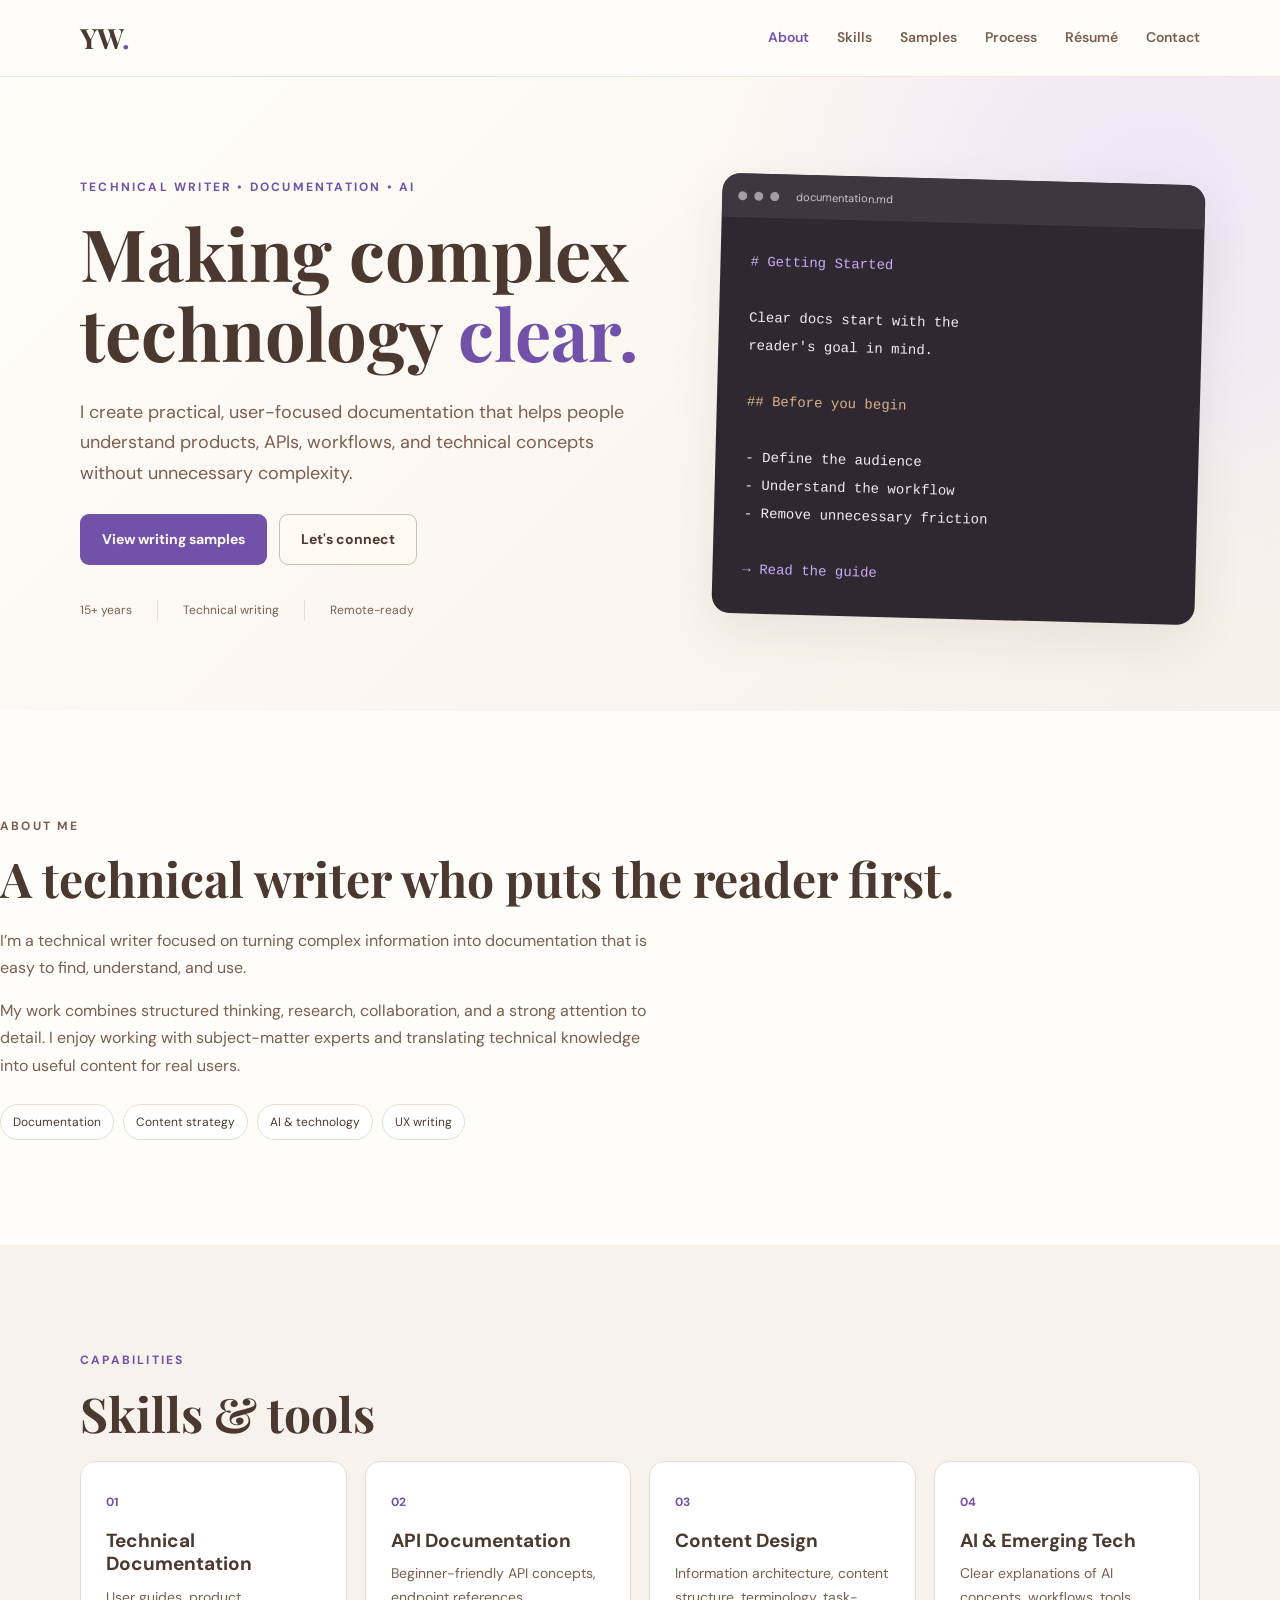
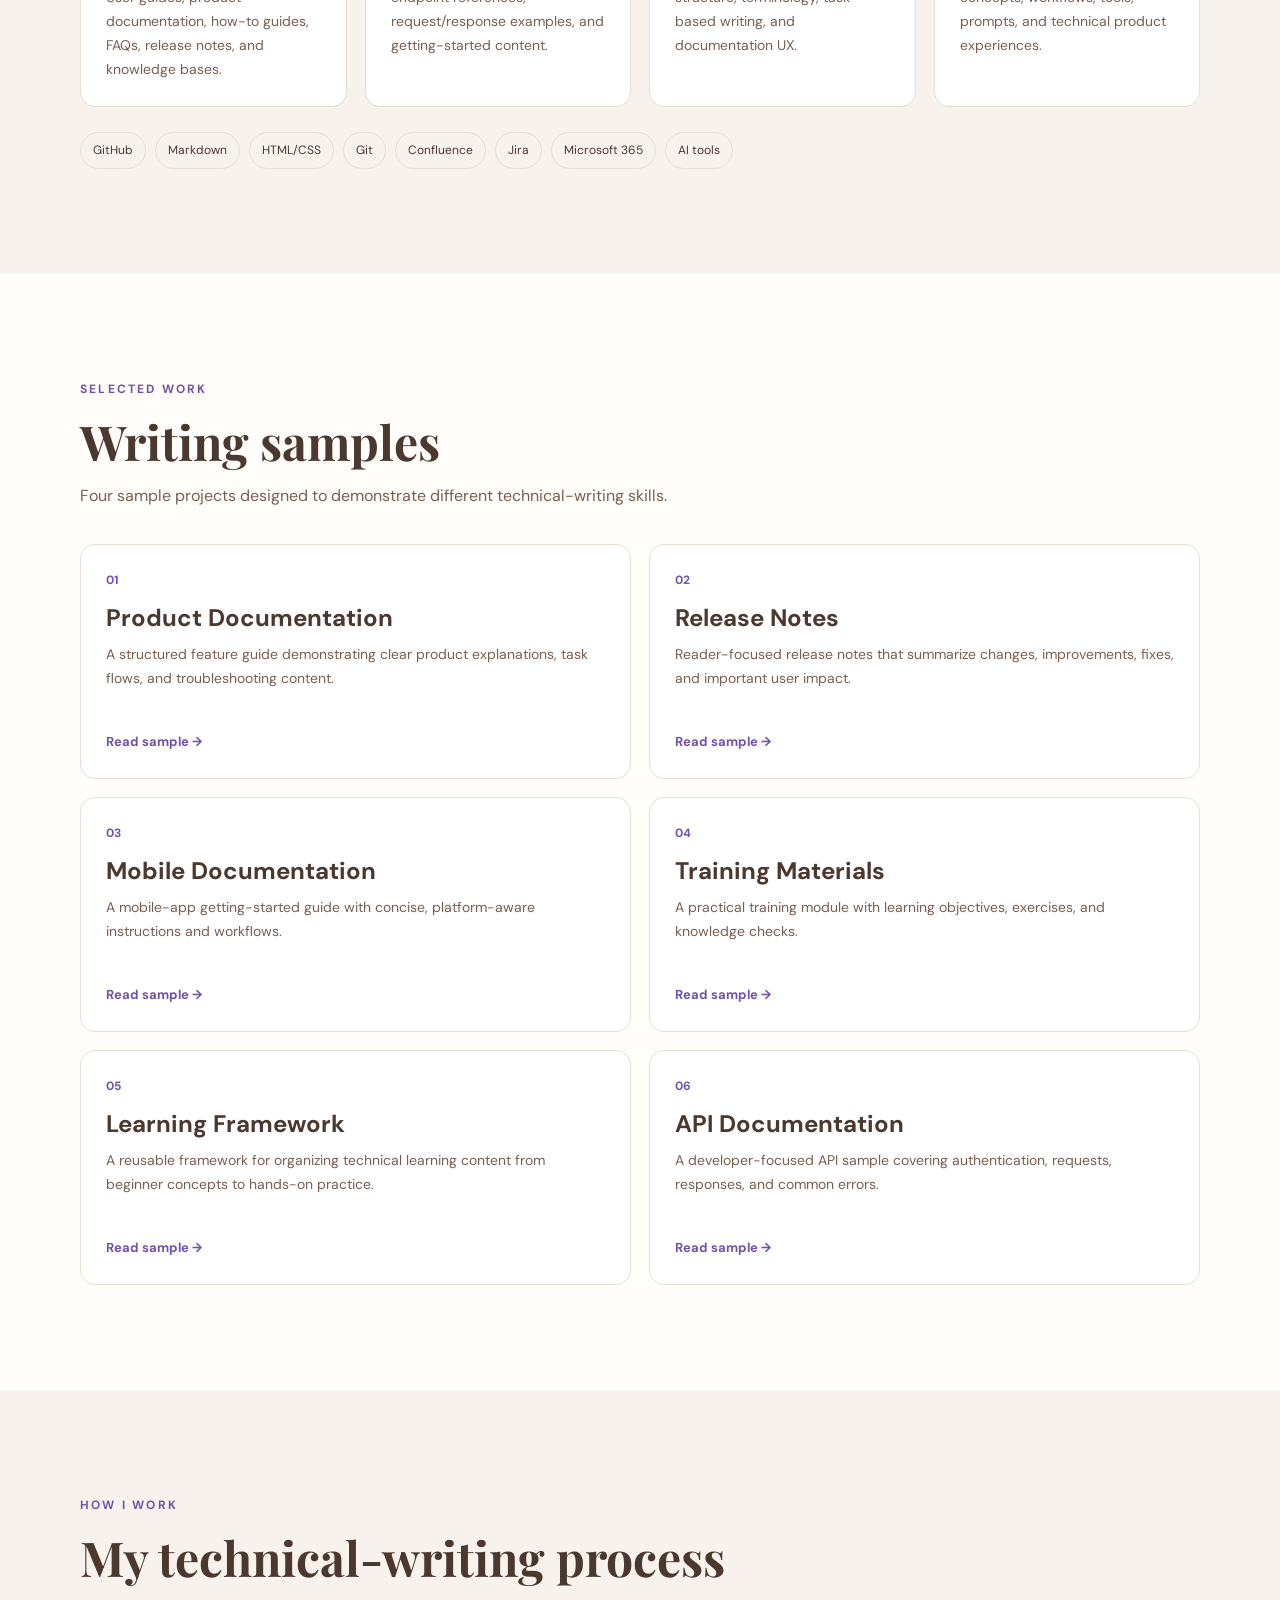
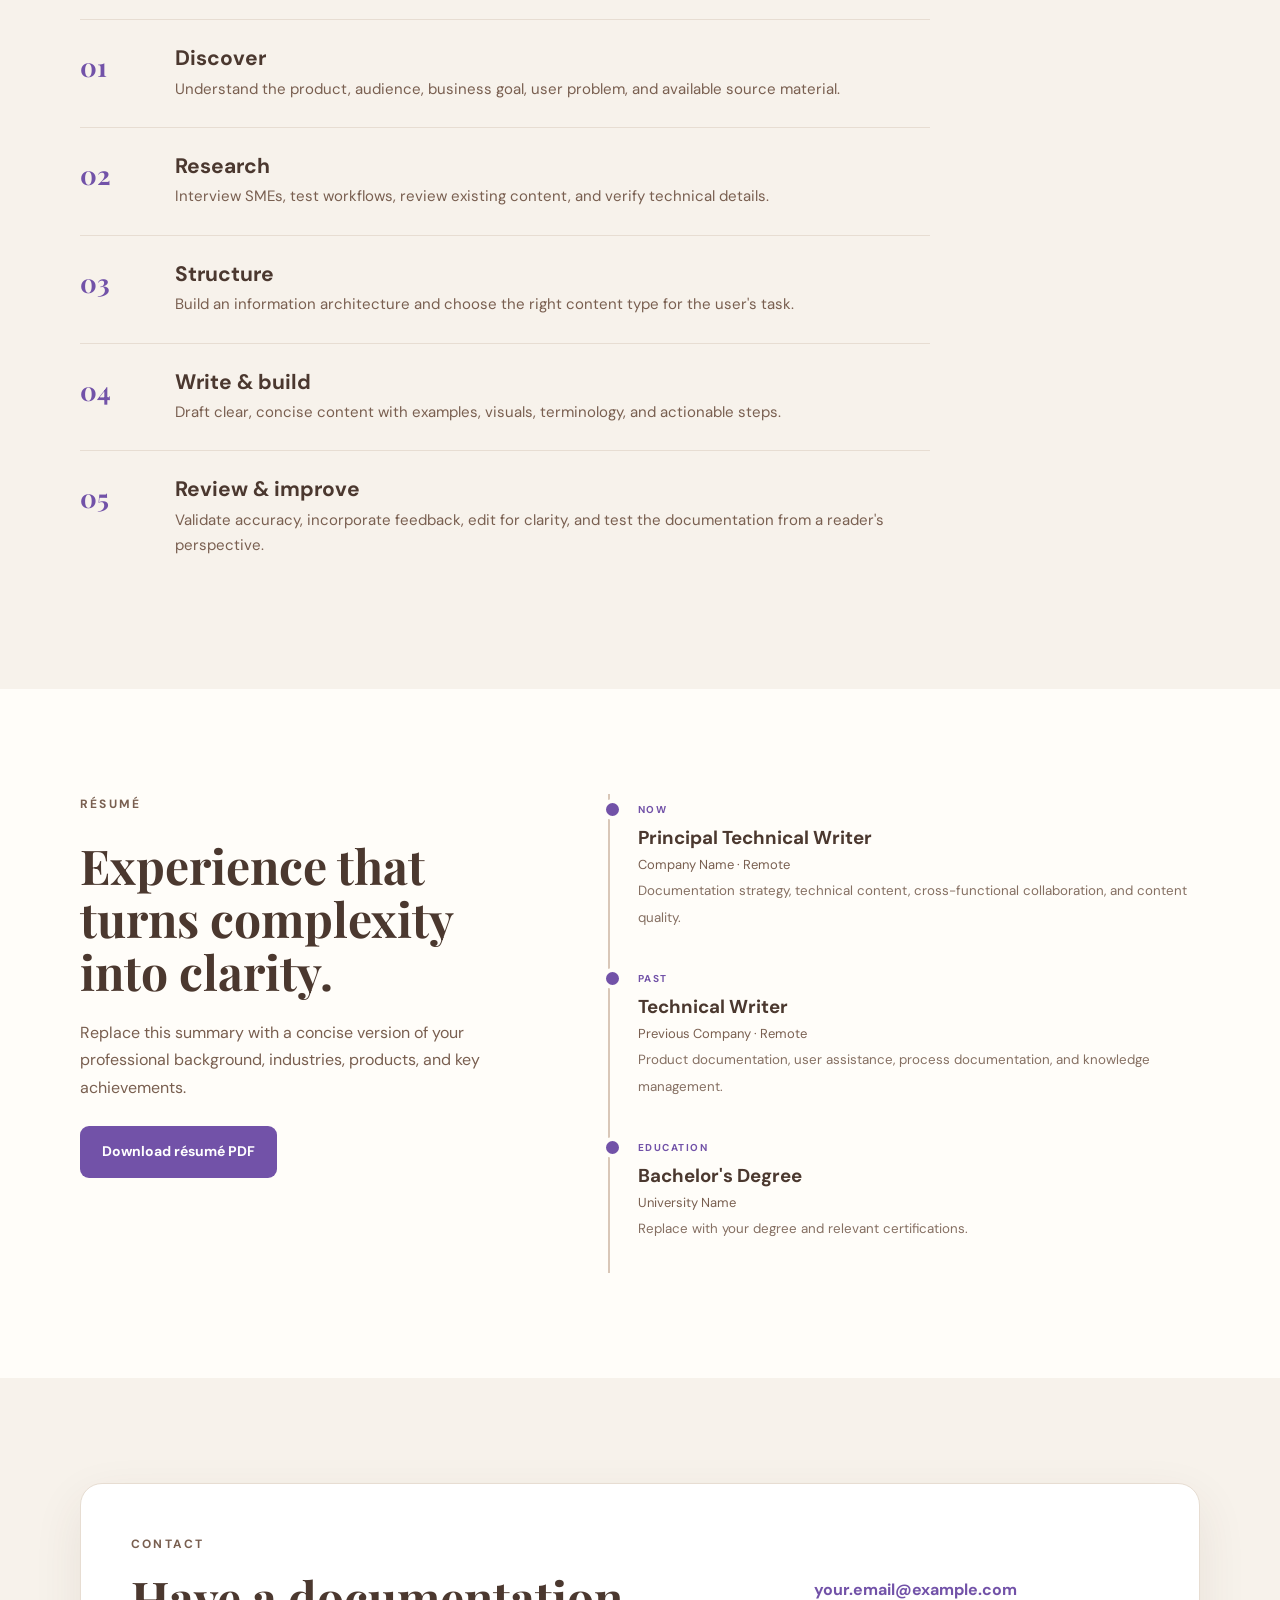
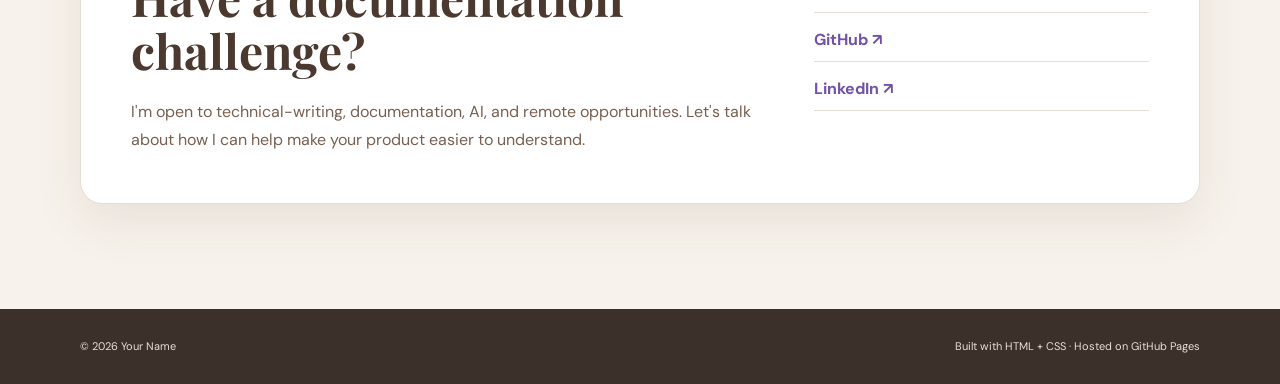
<file: index.html>
<!DOCTYPE html>
<html lang="en">
<head>
  <meta charset="UTF-8">
  <meta name="viewport" content="width=device-width, initial-scale=1.0">
  <meta name="description" content="Technical writing portfolio — clear, useful documentation for technical products and users.">
  <title>Your Name | Technical Writer Portfolio</title>
  <link rel="preconnect" href="https://fonts.googleapis.com">
  <link rel="preconnect" href="https://fonts.gstatic.com" crossorigin>
  <link href="https://fonts.googleapis.com/css2?family=DM+Sans:wght@400;500;600;700&family=Playfair+Display:wght@600;700&display=swap" rel="stylesheet">
  <link rel="stylesheet" href="styles.css">
</head>
<body>
<header class="site-header">
  <nav class="nav container">
    <a class="brand" href="#about">YW<span>.</span></a>
    <button class="menu-toggle" aria-label="Open navigation" aria-expanded="false">☰</button>
    <div class="nav-links">
      <a class="active" href="#about">About</a>
      <a href="#skills">Skills</a>
      <a href="#samples">Samples</a>
      <a href="#process">Process</a>
      <a href="#resume">Résumé</a>
      <a href="#contact">Contact</a>
    </div>
  </nav>
</header>

<main>
<section class="hero" id="home">
  <div class="container hero-grid">
    <div>
      <p class="eyebrow">TECHNICAL WRITER • DOCUMENTATION • AI</p>
      <h1>Making complex technology <em>clear.</em></h1>
      <p class="hero-copy">I create practical, user-focused documentation that helps people understand products, APIs, workflows, and technical concepts without unnecessary complexity.</p>
      <div class="hero-actions">
        <a class="btn primary" href="#samples">View writing samples</a>
        <a class="btn secondary" href="#contact">Let's connect</a>
      </div>
      <div class="mini-proof"><span>15+ years</span><span>Technical writing</span><span>Remote-ready</span></div>
    </div>
    <div class="hero-card">
      <div class="code-window">
        <div class="window-bar"><i></i><i></i><i></i><span>documentation.md</span></div>
        <pre><code><span class="purple"># Getting Started</span>

Clear docs start with the
reader's goal in mind.

<span class="brown">## Before you begin</span>

- Define the audience
- Understand the workflow
- Remove unnecessary friction

<span class="purple">→ Read the guide</span></code></pre>
      </div>
    </div>
  </div>
</section>

<section class="section about" id="about">
</div>
    <div>
      <p class="eyebrow">ABOUT ME</p>
      <h2>A technical writer who puts the reader first.</h2>
      <p>I’m a technical writer focused on turning complex information into documentation that is easy to find, understand, and use.</p>
      <p>My work combines structured thinking, research, collaboration, and a strong attention to detail. I enjoy working with subject-matter experts and translating technical knowledge into useful content for real users.</p>
      <div class="about-tags"><span>Documentation</span><span>Content strategy</span><span>AI & technology</span><span>UX writing</span></div>
    </div>
  </div>
</section>

<section class="section soft" id="skills">
  <div class="container">
    <p class="eyebrow">CAPABILITIES</p>
    <h2>Skills & tools</h2>
    <div class="skills-grid">
      <article class="skill-card"><span>01</span><h3>Technical Documentation</h3><p>User guides, product documentation, how-to guides, FAQs, release notes, and knowledge bases.</p></article>
      <article class="skill-card"><span>02</span><h3>API Documentation</h3><p>Beginner-friendly API concepts, endpoint references, request/response examples, and getting-started content.</p></article>
      <article class="skill-card"><span>03</span><h3>Content Design</h3><p>Information architecture, content structure, terminology, task-based writing, and documentation UX.</p></article>
      <article class="skill-card"><span>04</span><h3>AI & Emerging Tech</h3><p>Clear explanations of AI concepts, workflows, tools, prompts, and technical product experiences.</p></article>
    </div>
    <div class="tools">
      <span>GitHub</span><span>Markdown</span><span>HTML/CSS</span><span>Git</span><span>Confluence</span><span>Jira</span><span>Microsoft 365</span><span>AI tools</span>
    </div>
  </div>
</section>

<section class="section" id="samples">
  <div class="container">
    <p class="eyebrow">SELECTED WORK</p>
    <h2>Writing samples</h2>
    <p class="section-intro">Four sample projects designed to demonstrate different technical-writing skills.</p>
    <div class="samples-grid">
      <a class="sample-card" href="samples/product-documentation.html"><span class="sample-number">01</span><h3>Product Documentation</h3><p>A structured feature guide demonstrating clear product explanations, task flows, and troubleshooting content.</p><span class="read-more">Read sample →</span></a>
      <a class="sample-card" href="samples/release-notes.html"><span class="sample-number">02</span><h3>Release Notes</h3><p>Reader-focused release notes that summarize changes, improvements, fixes, and important user impact.</p><span class="read-more">Read sample →</span></a>
      <a class="sample-card" href="samples/mobile-documentation.html"><span class="sample-number">03</span><h3>Mobile Documentation</h3><p>A mobile-app getting-started guide with concise, platform-aware instructions and workflows.</p><span class="read-more">Read sample →</span></a>
      <a class="sample-card" href="samples/training-materials.html"><span class="sample-number">04</span><h3>Training Materials</h3><p>A practical training module with learning objectives, exercises, and knowledge checks.</p><span class="read-more">Read sample →</span></a>
      <a class="sample-card" href="samples/learning-framework.html"><span class="sample-number">05</span><h3>Learning Framework</h3><p>A reusable framework for organizing technical learning content from beginner concepts to hands-on practice.</p><span class="read-more">Read sample →</span></a>
      <a class="sample-card" href="samples/api-documentation.html"><span class="sample-number">06</span><h3>API Documentation</h3><p>A developer-focused API sample covering authentication, requests, responses, and common errors.</p><span class="read-more">Read sample →</span></a>
    </div>
  </div>
</section>

<section class="section process soft" id="process">
  <div class="container">
    <p class="eyebrow">HOW I WORK</p>
    <h2>My technical-writing process</h2>
    <div class="process-list">
      <div class="process-step"><b>01</b><div><h3>Discover</h3><p>Understand the product, audience, business goal, user problem, and available source material.</p></div></div>
      <div class="process-step"><b>02</b><div><h3>Research</h3><p>Interview SMEs, test workflows, review existing content, and verify technical details.</p></div></div>
      <div class="process-step"><b>03</b><div><h3>Structure</h3><p>Build an information architecture and choose the right content type for the user's task.</p></div></div>
      <div class="process-step"><b>04</b><div><h3>Write & build</h3><p>Draft clear, concise content with examples, visuals, terminology, and actionable steps.</p></div></div>
      <div class="process-step"><b>05</b><div><h3>Review & improve</h3><p>Validate accuracy, incorporate feedback, edit for clarity, and test the documentation from a reader's perspective.</p></div></div>
    </div>
  </div>
</section>

<section class="section resume" id="resume">
  <div class="container resume-grid">
    <div>
      <p class="eyebrow">RÉSUMÉ</p>
      <h2>Experience that turns complexity into clarity.</h2>
      <p>Replace this summary with a concise version of your professional background, industries, products, and key achievements.</p>
      <a class="btn primary" href="resume.pdf" download>Download résumé PDF</a>
    </div>
    <div class="timeline">
      <div><span>NOW</span><h3>Principal Technical Writer</h3><p>Company Name · Remote</p><small>Documentation strategy, technical content, cross-functional collaboration, and content quality.</small></div>
      <div><span>PAST</span><h3>Technical Writer</h3><p>Previous Company · Remote</p><small>Product documentation, user assistance, process documentation, and knowledge management.</small></div>
      <div><span>EDUCATION</span><h3>Bachelor's Degree</h3><p>University Name</p><small>Replace with your degree and relevant certifications.</small></div>
    </div>
  </div>
</section>

<section class="section contact soft" id="contact">
  <div class="container contact-box">
    <div>
      <p class="eyebrow">CONTACT</p>
      <h2>Have a documentation challenge?</h2>
      <p>I'm open to technical-writing, documentation, AI, and remote opportunities. Let's talk about how I can help make your product easier to understand.</p>
    </div>
    <div class="contact-links">
      <a href="mailto:your.email@example.com">your.email@example.com</a>
      <a href="https://github.com/yourusername" target="_blank" rel="noopener">GitHub ↗</a>
      <a href="https://www.linkedin.com/in/yourusername/" target="_blank" rel="noopener">LinkedIn ↗</a>
    </div>
  </div>
</section>
</main>

<footer><div class="container"><span>© 2026 Your Name</span><span>Built with HTML + CSS · Hosted on GitHub Pages</span></div></footer>
<script>
const toggle = document.querySelector('.menu-toggle');
const links = document.querySelector('.nav-links');
toggle.addEventListener('click', () => {
  const open = links.classList.toggle('open');
  toggle.setAttribute('aria-expanded', open);
});
document.querySelectorAll('.nav-links a').forEach(a => a.addEventListener('click', () => links.classList.remove('open')));
</script>
</body>
</html>
</file>
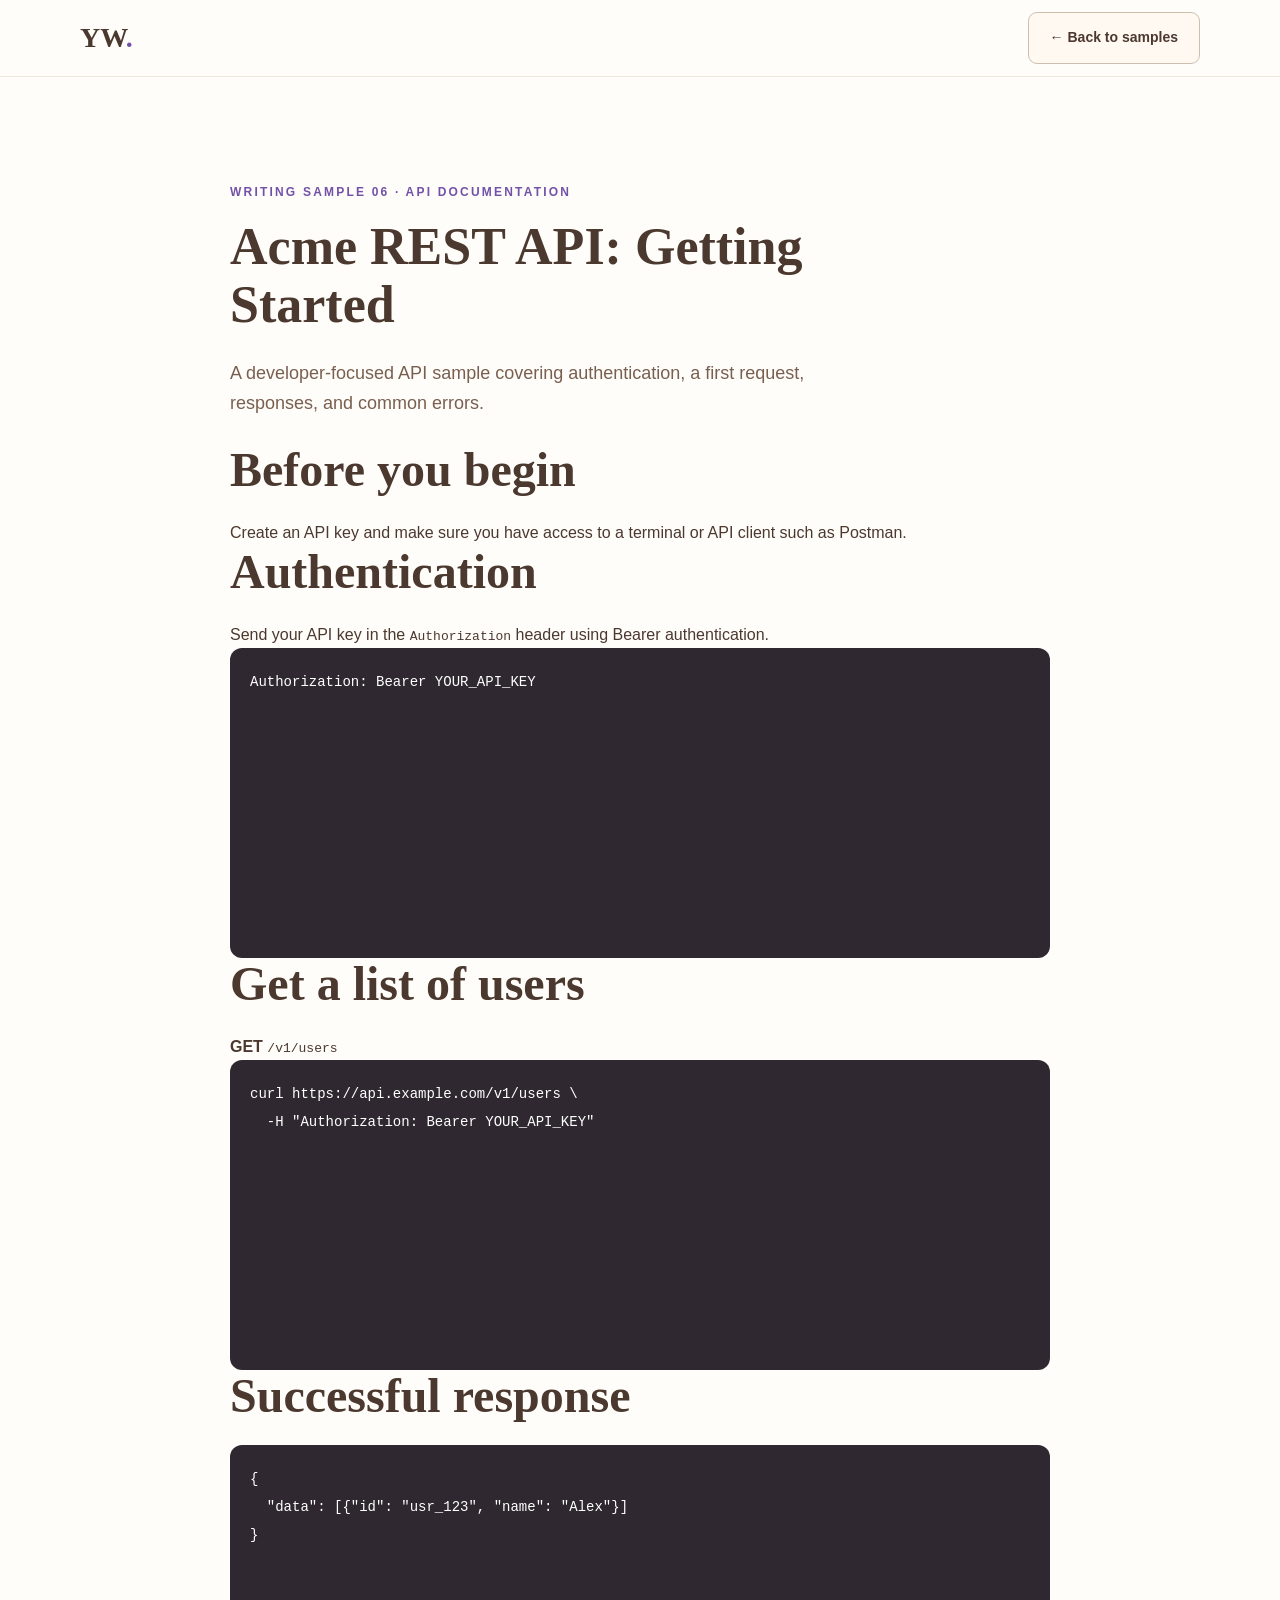
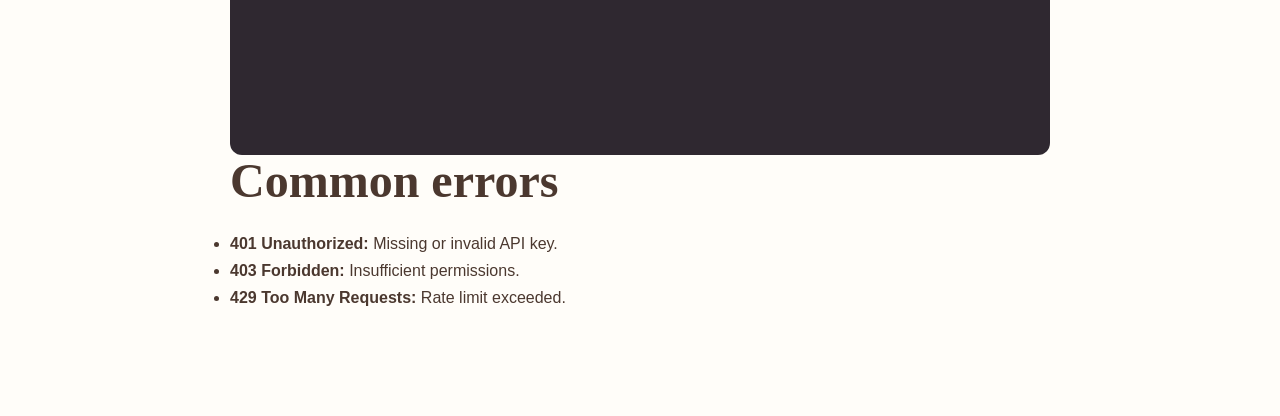
<file: samples/api-documentation.html>
<!DOCTYPE html><html lang="en"><head><meta charset="UTF-8"><meta name="viewport" content="width=device-width,initial-scale=1"><title>API Documentation | Portfolio</title><link rel="stylesheet" href="../styles.css"></head><body><header class="site-header"><nav class="nav container"><a class="brand" href="../index.html">YW<span>.</span></a><a class="btn secondary" href="../index.html#samples">← Back to samples</a></nav></header><main class="section"><div class="container" style="max-width:820px"><p class="eyebrow">WRITING SAMPLE 06 · API DOCUMENTATION</p><h1 style="font-size:52px">Acme REST API: Getting Started</h1><p class="hero-copy">A developer-focused API sample covering authentication, a first request, responses, and common errors.</p><h2>Before you begin</h2><p>Create an API key and make sure you have access to a terminal or API client such as Postman.</p><h2>Authentication</h2><p>Send your API key in the <code>Authorization</code> header using Bearer authentication.</p><pre style="background:#2f2830;color:#fff;border-radius:12px;padding:20px;overflow:auto">Authorization: Bearer YOUR_API_KEY</pre><h2>Get a list of users</h2><p><strong>GET</strong> <code>/v1/users</code></p><pre style="background:#2f2830;color:#fff;border-radius:12px;padding:20px;overflow:auto">curl https://api.example.com/v1/users \
  -H "Authorization: Bearer YOUR_API_KEY"</pre><h2>Successful response</h2><pre style="background:#2f2830;color:#fff;border-radius:12px;padding:20px;overflow:auto">{
  "data": [{"id": "usr_123", "name": "Alex"}]
}</pre><h2>Common errors</h2><ul><li><strong>401 Unauthorized:</strong> Missing or invalid API key.</li><li><strong>403 Forbidden:</strong> Insufficient permissions.</li><li><strong>429 Too Many Requests:</strong> Rate limit exceeded.</li></ul></div></main></body></html>
</file>
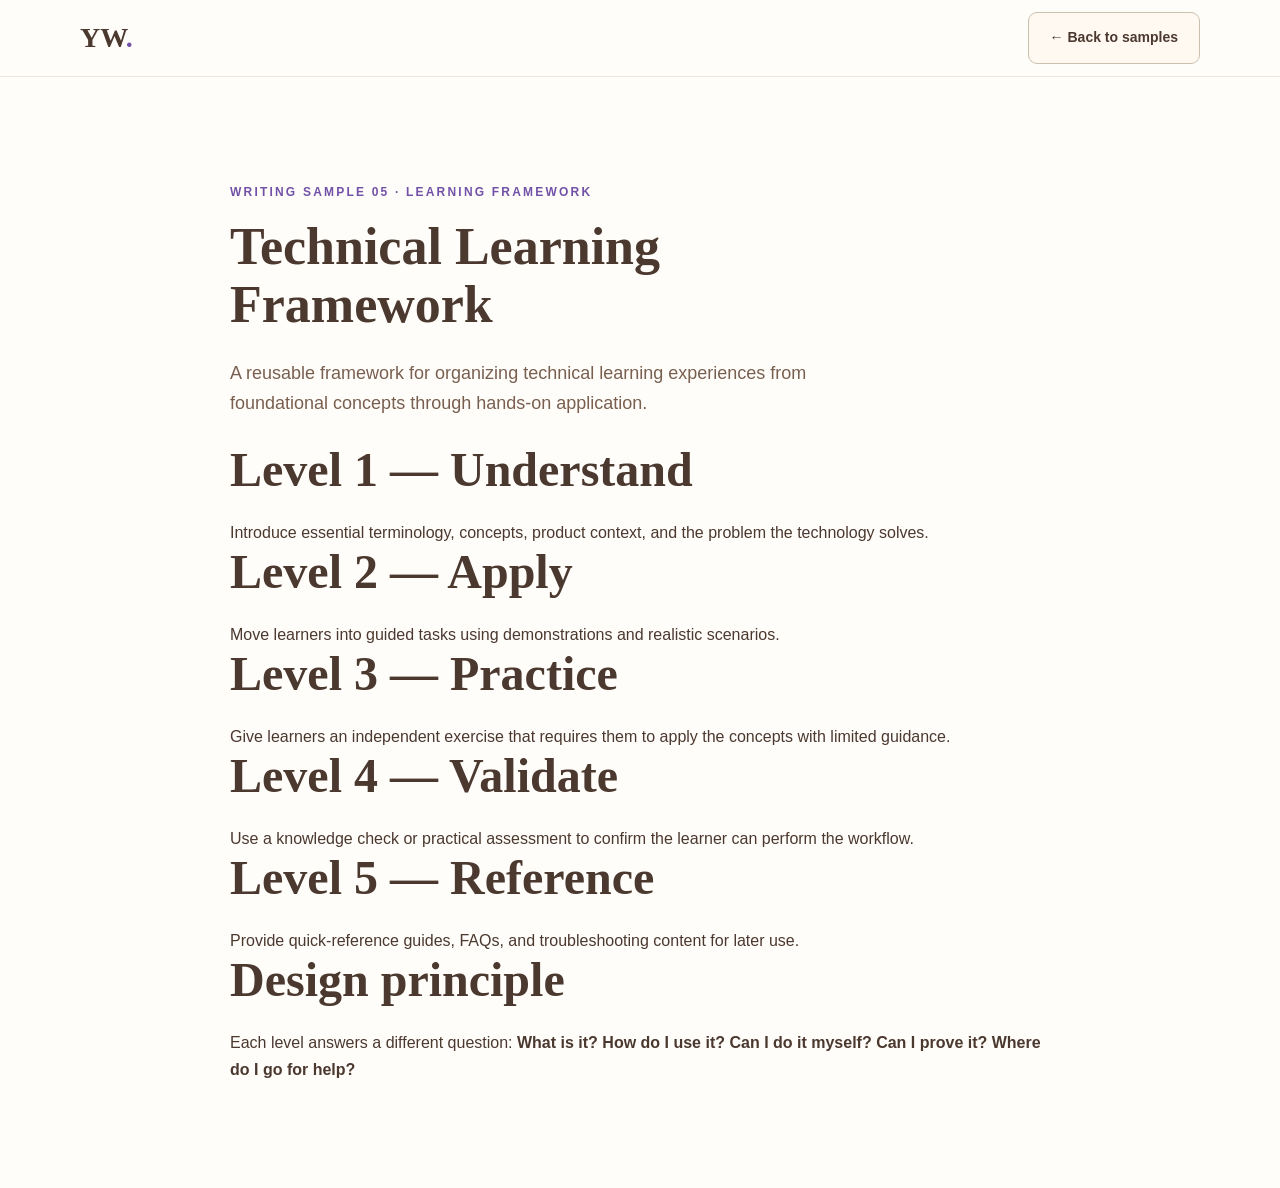
<file: samples/learning-framework.html>
<!DOCTYPE html><html lang="en"><head><meta charset="UTF-8"><meta name="viewport" content="width=device-width,initial-scale=1"><title>Learning Framework | Portfolio</title><link rel="stylesheet" href="../styles.css"></head><body><header class="site-header"><nav class="nav container"><a class="brand" href="../index.html">YW<span>.</span></a><a class="btn secondary" href="../index.html#samples">← Back to samples</a></nav></header><main class="section"><div class="container" style="max-width:820px"><p class="eyebrow">WRITING SAMPLE 05 · LEARNING FRAMEWORK</p><h1 style="font-size:52px">Technical Learning Framework</h1><p class="hero-copy">A reusable framework for organizing technical learning experiences from foundational concepts through hands-on application.</p><h2>Level 1 — Understand</h2><p>Introduce essential terminology, concepts, product context, and the problem the technology solves.</p><h2>Level 2 — Apply</h2><p>Move learners into guided tasks using demonstrations and realistic scenarios.</p><h2>Level 3 — Practice</h2><p>Give learners an independent exercise that requires them to apply the concepts with limited guidance.</p><h2>Level 4 — Validate</h2><p>Use a knowledge check or practical assessment to confirm the learner can perform the workflow.</p><h2>Level 5 — Reference</h2><p>Provide quick-reference guides, FAQs, and troubleshooting content for later use.</p><h2>Design principle</h2><p>Each level answers a different question: <strong>What is it?</strong> <strong>How do I use it?</strong> <strong>Can I do it myself?</strong> <strong>Can I prove it?</strong> <strong>Where do I go for help?</strong></p></div></main></body></html>
</file>
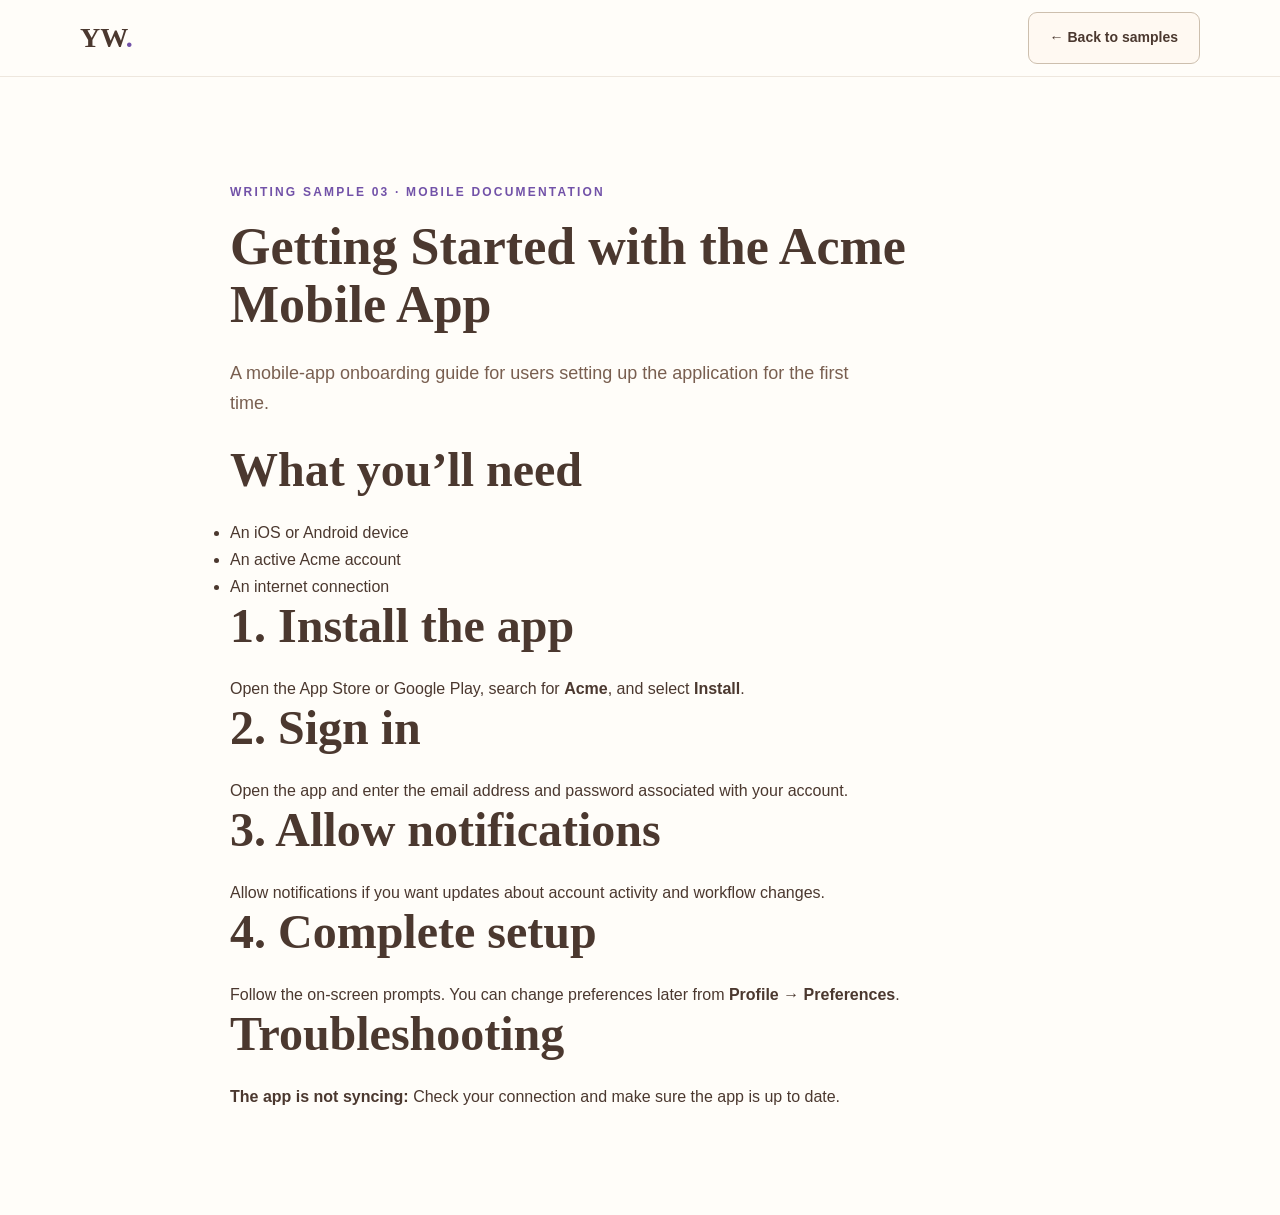
<file: samples/mobile-documentation.html>
<!DOCTYPE html><html lang="en"><head><meta charset="UTF-8"><meta name="viewport" content="width=device-width,initial-scale=1"><title>Mobile Documentation | Portfolio</title><link rel="stylesheet" href="../styles.css"></head><body><header class="site-header"><nav class="nav container"><a class="brand" href="../index.html">YW<span>.</span></a><a class="btn secondary" href="../index.html#samples">← Back to samples</a></nav></header><main class="section"><div class="container" style="max-width:820px"><p class="eyebrow">WRITING SAMPLE 03 · MOBILE DOCUMENTATION</p><h1 style="font-size:52px">Getting Started with the Acme Mobile App</h1><p class="hero-copy">A mobile-app onboarding guide for users setting up the application for the first time.</p><h2>What you’ll need</h2><ul><li>An iOS or Android device</li><li>An active Acme account</li><li>An internet connection</li></ul><h2>1. Install the app</h2><p>Open the App Store or Google Play, search for <strong>Acme</strong>, and select <strong>Install</strong>.</p><h2>2. Sign in</h2><p>Open the app and enter the email address and password associated with your account.</p><h2>3. Allow notifications</h2><p>Allow notifications if you want updates about account activity and workflow changes.</p><h2>4. Complete setup</h2><p>Follow the on-screen prompts. You can change preferences later from <strong>Profile → Preferences</strong>.</p><h2>Troubleshooting</h2><p><strong>The app is not syncing:</strong> Check your connection and make sure the app is up to date.</p></div></main></body></html>
</file>
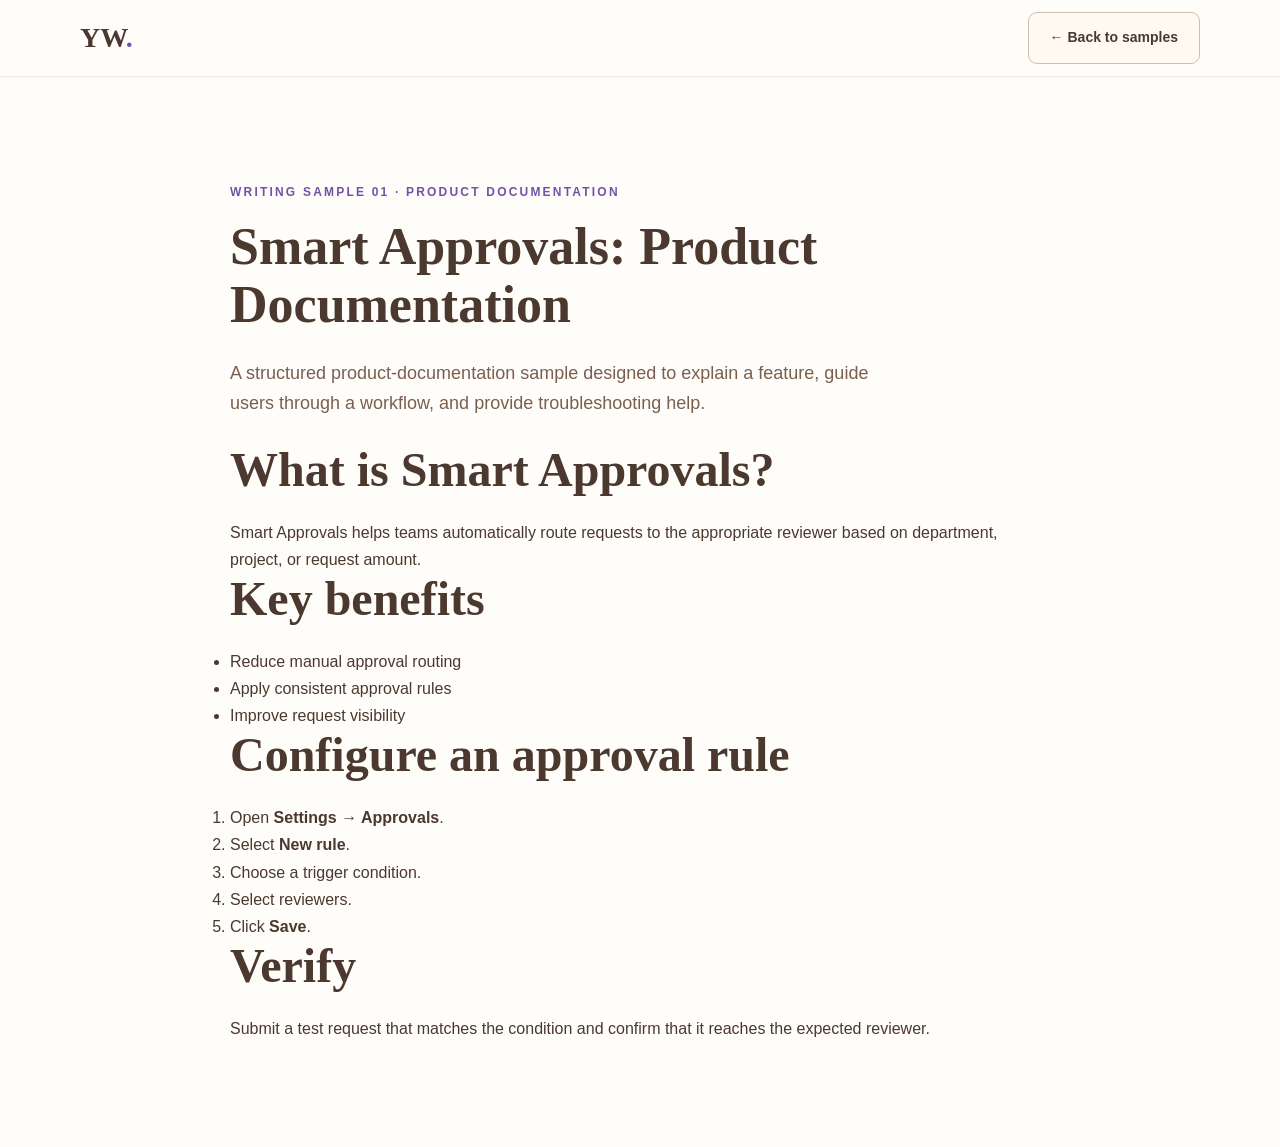
<file: samples/product-documentation.html>
<!DOCTYPE html><html lang="en"><head><meta charset="UTF-8"><meta name="viewport" content="width=device-width,initial-scale=1"><title>Product Documentation | Portfolio</title><link rel="stylesheet" href="../styles.css"></head><body><header class="site-header"><nav class="nav container"><a class="brand" href="../index.html">YW<span>.</span></a><a class="btn secondary" href="../index.html#samples">← Back to samples</a></nav></header><main class="section"><div class="container" style="max-width:820px"><p class="eyebrow">WRITING SAMPLE 01 · PRODUCT DOCUMENTATION</p><h1 style="font-size:52px">Smart Approvals: Product Documentation</h1><p class="hero-copy">A structured product-documentation sample designed to explain a feature, guide users through a workflow, and provide troubleshooting help.</p><h2>What is Smart Approvals?</h2><p>Smart Approvals helps teams automatically route requests to the appropriate reviewer based on department, project, or request amount.</p><h2>Key benefits</h2><ul><li>Reduce manual approval routing</li><li>Apply consistent approval rules</li><li>Improve request visibility</li></ul><h2>Configure an approval rule</h2><ol><li>Open <strong>Settings → Approvals</strong>.</li><li>Select <strong>New rule</strong>.</li><li>Choose a trigger condition.</li><li>Select reviewers.</li><li>Click <strong>Save</strong>.</li></ol><h2>Verify</h2><p>Submit a test request that matches the condition and confirm that it reaches the expected reviewer.</p></div></main></body></html>
</file>
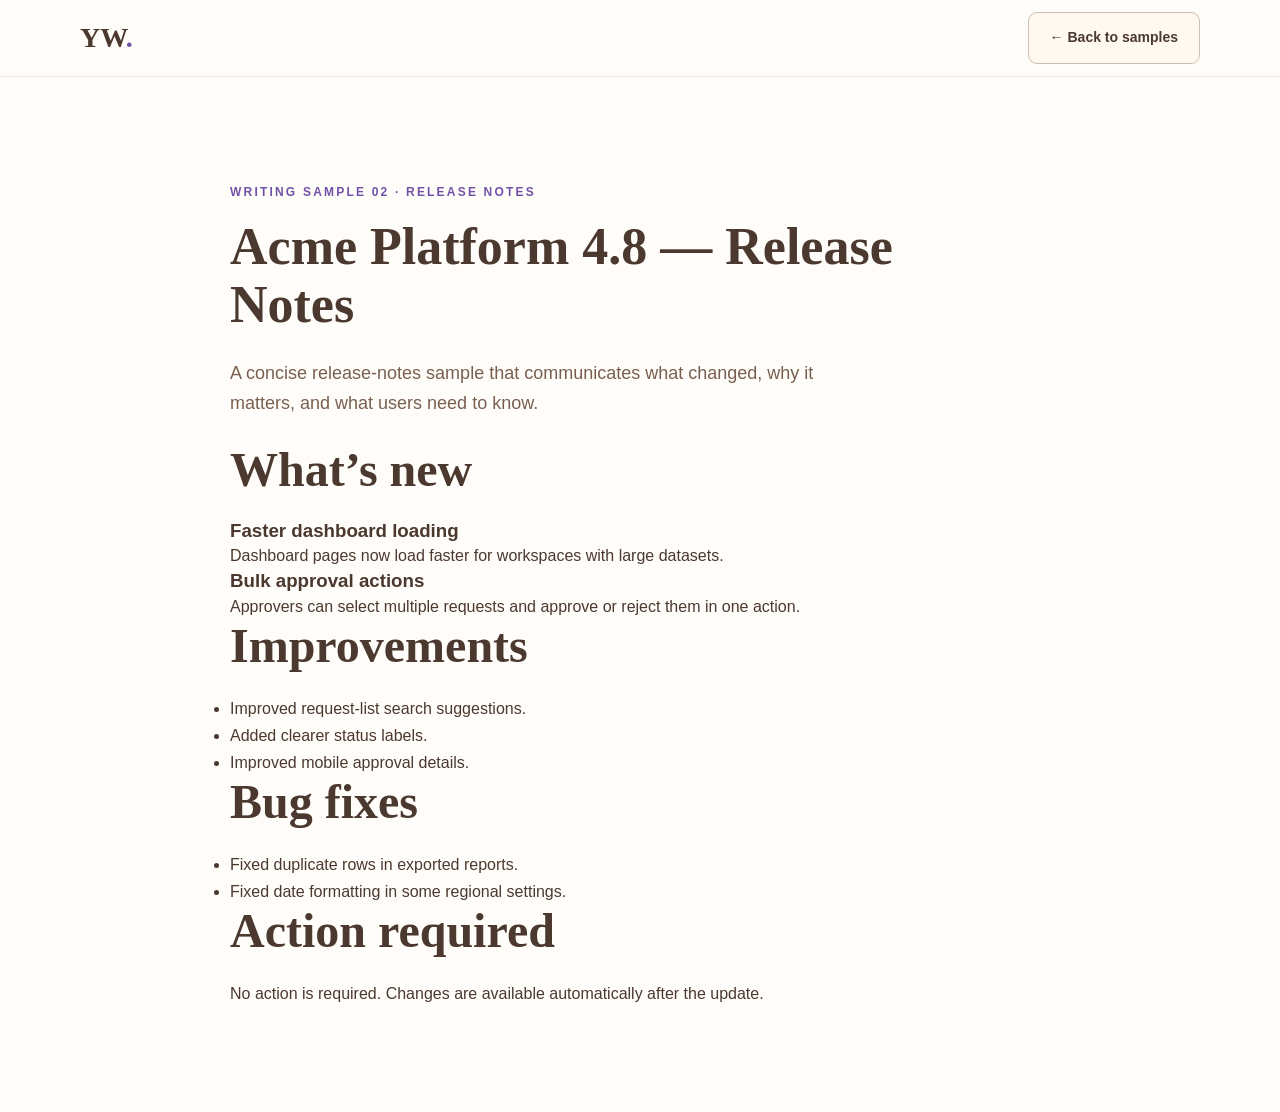
<file: samples/release-notes.html>
<!DOCTYPE html><html lang="en"><head><meta charset="UTF-8"><meta name="viewport" content="width=device-width,initial-scale=1"><title>Release Notes | Portfolio</title><link rel="stylesheet" href="../styles.css"></head><body><header class="site-header"><nav class="nav container"><a class="brand" href="../index.html">YW<span>.</span></a><a class="btn secondary" href="../index.html#samples">← Back to samples</a></nav></header><main class="section"><div class="container" style="max-width:820px"><p class="eyebrow">WRITING SAMPLE 02 · RELEASE NOTES</p><h1 style="font-size:52px">Acme Platform 4.8 — Release Notes</h1><p class="hero-copy">A concise release-notes sample that communicates what changed, why it matters, and what users need to know.</p><h2>What’s new</h2><h3>Faster dashboard loading</h3><p>Dashboard pages now load faster for workspaces with large datasets.</p><h3>Bulk approval actions</h3><p>Approvers can select multiple requests and approve or reject them in one action.</p><h2>Improvements</h2><ul><li>Improved request-list search suggestions.</li><li>Added clearer status labels.</li><li>Improved mobile approval details.</li></ul><h2>Bug fixes</h2><ul><li>Fixed duplicate rows in exported reports.</li><li>Fixed date formatting in some regional settings.</li></ul><h2>Action required</h2><p>No action is required. Changes are available automatically after the update.</p></div></main></body></html>
</file>
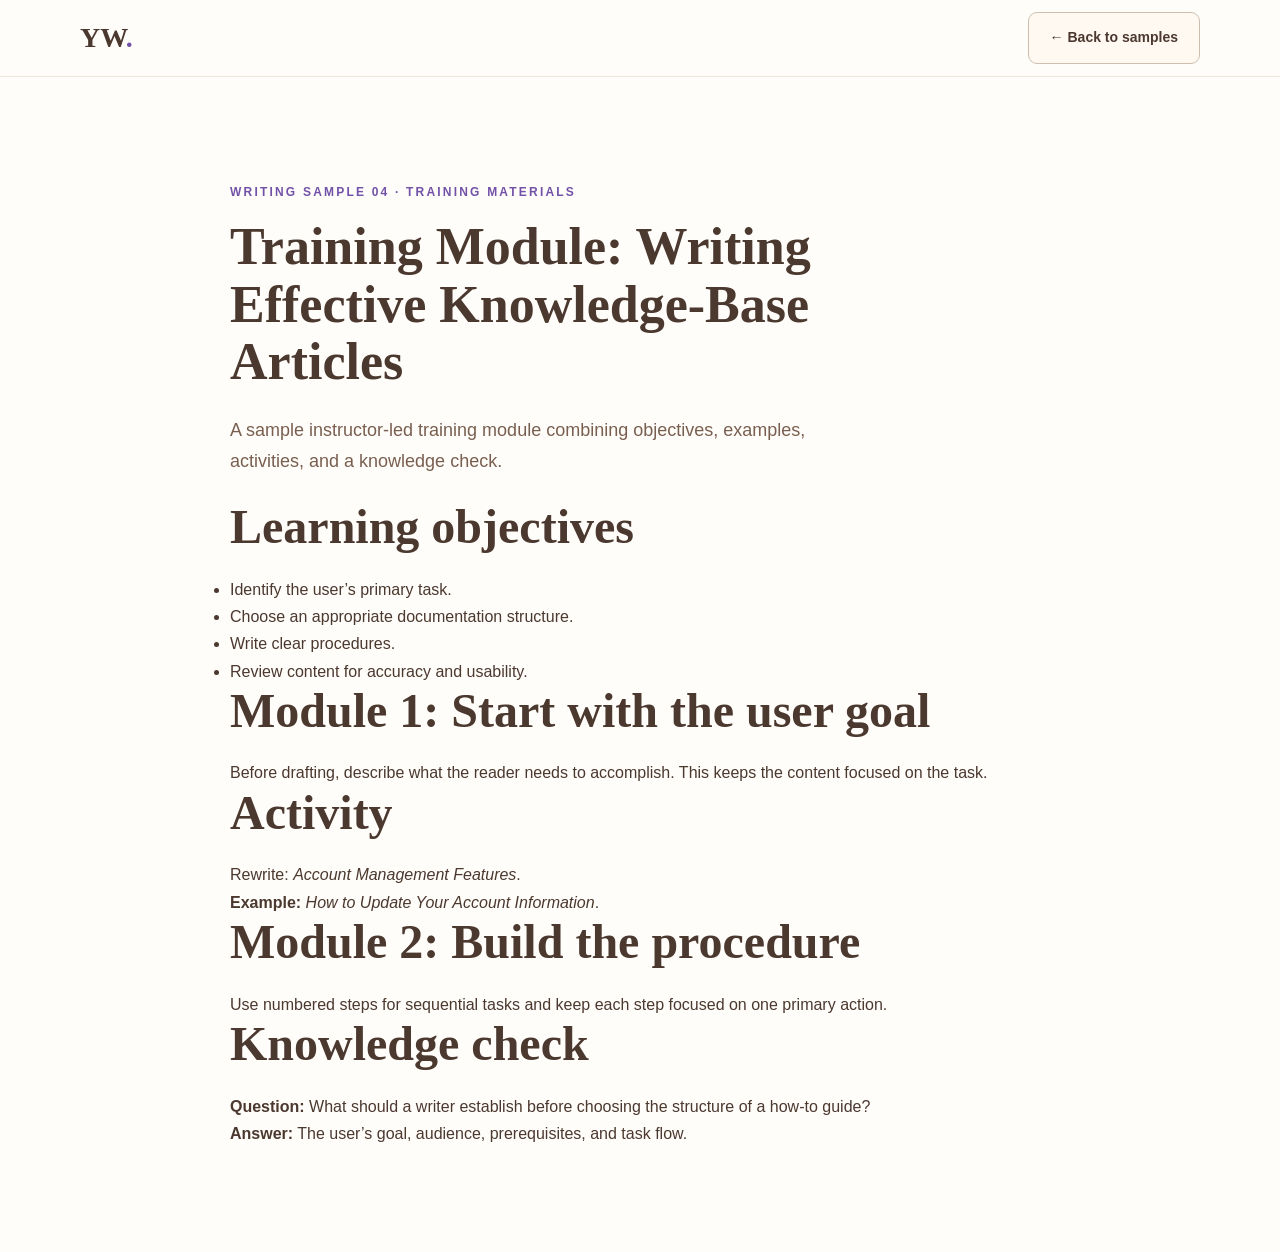
<file: samples/training-materials.html>
<!DOCTYPE html><html lang="en"><head><meta charset="UTF-8"><meta name="viewport" content="width=device-width,initial-scale=1"><title>Training Materials | Portfolio</title><link rel="stylesheet" href="../styles.css"></head><body><header class="site-header"><nav class="nav container"><a class="brand" href="../index.html">YW<span>.</span></a><a class="btn secondary" href="../index.html#samples">← Back to samples</a></nav></header><main class="section"><div class="container" style="max-width:820px"><p class="eyebrow">WRITING SAMPLE 04 · TRAINING MATERIALS</p><h1 style="font-size:52px">Training Module: Writing Effective Knowledge-Base Articles</h1><p class="hero-copy">A sample instructor-led training module combining objectives, examples, activities, and a knowledge check.</p><h2>Learning objectives</h2><ul><li>Identify the user’s primary task.</li><li>Choose an appropriate documentation structure.</li><li>Write clear procedures.</li><li>Review content for accuracy and usability.</li></ul><h2>Module 1: Start with the user goal</h2><p>Before drafting, describe what the reader needs to accomplish. This keeps the content focused on the task.</p><h2>Activity</h2><p>Rewrite: <em>Account Management Features</em>.</p><p><strong>Example:</strong> <em>How to Update Your Account Information</em>.</p><h2>Module 2: Build the procedure</h2><p>Use numbered steps for sequential tasks and keep each step focused on one primary action.</p><h2>Knowledge check</h2><p><strong>Question:</strong> What should a writer establish before choosing the structure of a how-to guide?</p><p><strong>Answer:</strong> The user’s goal, audience, prerequisites, and task flow.</p></div></main></body></html>
</file>
<file: styles.css>
:root {
  --cream:#f7f2eb; --paper:#fffdf9; --white:#ffffff; --brown:#4b382f;
  --brown2:#795f50; --purple:#7252a8; --purple-dark:#58388b; --line:#e7ddd2;
  --shadow:0 18px 50px rgba(76,56,47,.09); --max:1120px;
}
*{box-sizing:border-box;margin:0;padding:0}
html{scroll-behavior:smooth}
body{font-family:"DM Sans",sans-serif;color:var(--brown);background:var(--paper);line-height:1.7}
a{color:inherit;text-decoration:none}
.container{width:min(calc(100% - 40px),var(--max));margin:auto}
.site-header{position:sticky;top:0;z-index:20;background:rgba(255,253,249,.93);backdrop-filter:blur(12px);border-bottom:1px solid rgba(231,221,210,.7)}
.nav{height:76px;display:flex;align-items:center;justify-content:space-between}
.brand{font-family:"Playfair Display",serif;font-size:28px;font-weight:700;color:var(--brown)}
.brand span{color:var(--purple)}
.nav-links{display:flex;gap:28px;align-items:center}
.nav-links a{font-size:14px;font-weight:600;color:var(--brown2);transition:.2s}
.nav-links a:hover,.nav-links a.active{color:var(--purple)}
.menu-toggle{display:none;background:none;border:0;font-size:25px;color:var(--brown)}
.hero{padding:100px 0 90px;background:radial-gradient(circle at 90% 20%,#efe5f7 0,transparent 34%),linear-gradient(135deg,#fffdf9,#f7f0e8)}
.hero-grid{display:grid;grid-template-columns:1.08fr .92fr;gap:70px;align-items:center}
.eyebrow{font-size:12px;letter-spacing:2.2px;font-weight:700;color:var(--purple);margin-bottom:16px}
h1,h2{font-family:"Playfair Display",serif;line-height:1.1;color:var(--brown)}
h1{font-size:clamp(46px,6vw,72px);max-width:700px}
h1 em{color:var(--purple);font-style:normal}
h2{font-size:clamp(34px,4vw,48px);margin-bottom:22px}
h3{line-height:1.25}
.hero-copy{font-size:18px;max-width:650px;margin:25px 0;color:var(--brown2)}
.hero-actions{display:flex;gap:12px;flex-wrap:wrap}
.btn{display:inline-block;padding:13px 21px;border-radius:9px;font-weight:700;font-size:14px;border:1px solid transparent}
.btn.primary{background:var(--purple);color:#fff}
.btn.primary:hover{background:var(--purple-dark)}
.btn.secondary{border-color:#cdbfae;background:#fff9f2}
.mini-proof{display:flex;gap:25px;margin-top:35px;font-size:12px;color:var(--brown2)}
.mini-proof span+span{border-left:1px solid var(--line);padding-left:25px}
.code-window{background:#2f2830;border-radius:18px;box-shadow:var(--shadow);overflow:hidden;transform:rotate(1.5deg)}
.window-bar{height:44px;background:#403640;display:flex;align-items:center;gap:7px;padding:0 16px;color:#cfc3cf;font-size:11px}
.window-bar i{width:9px;height:9px;border-radius:50%;background:#a79aa7}
.window-bar span{margin-left:10px}
pre{padding:30px;color:#f3ebf2;font:14px/2 "SFMono-Regular",Consolas,monospace;min-height:310px}
.purple{color:#cbaaf5}.brown{color:#d7b08e}
.section{padding:105px 0}
.soft{background:var(--cream)}
.two-col{display:grid;grid-template-columns:.75fr 1.25fr;gap:80px;align-items:center}
.photo-placeholder{aspect-ratio:4/5;background:linear-gradient(145deg,#eee2d4,#eadff0);border-radius:22px;padding:18px;box-shadow:var(--shadow)}
.photo-inner img {
  width: 100%;
  height: 100%;
  object-fit: cover;
  border-radius: 14px;
  display: block;
}
.photo-icon{font-size:42px;color:var(--purple);margin-bottom:10px}
.photo-inner strong{font-family:"Playfair Display",serif;font-size:25px}.photo-inner small{color:var(--brown2);margin-top:5px}
.about p{max-width:650px;margin-bottom:16px;color:var(--brown2)}
.about-tags,.tools{display:flex;gap:9px;flex-wrap:wrap;margin-top:25px}
.about-tags span,.tools span{padding:7px 12px;background:#fff;border:1px solid var(--line);border-radius:99px;font-size:12px}
.section-intro{color:var(--brown2);margin-top:-8px;margin-bottom:35px}
.skills-grid{display:grid;grid-template-columns:repeat(4,1fr);gap:18px}
.skill-card,.sample-card{background:#fff;border:1px solid var(--line);border-radius:15px;padding:25px;transition:.25s}
.skill-card:hover,.sample-card:hover{transform:translateY(-4px);box-shadow:var(--shadow)}
.skill-card span,.sample-number{color:var(--purple);font-weight:700;font-size:12px}
.skill-card h3{margin:14px 0 10px;font-size:19px}.skill-card p,.sample-card p{font-size:14px;color:var(--brown2)}
.tools span{background:transparent}
.samples-grid{display:grid;grid-template-columns:repeat(2,1fr);gap:18px}
.sample-card{min-height:235px;display:flex;flex-direction:column}
.sample-card h3{font-size:24px;margin:13px 0 10px}
.read-more{margin-top:auto;padding-top:20px;color:var(--purple);font-size:13px;font-weight:700}
.process-list{max-width:850px;margin-top:35px}
.process-step{display:grid;grid-template-columns:70px 1fr;gap:25px;padding:25px 0;border-top:1px solid var(--line)}
.process-step b{font-family:"Playfair Display",serif;font-size:26px;color:var(--purple)}
.process-step h3{font-size:21px;margin-bottom:5px}.process-step p{color:var(--brown2);font-size:15px}
.resume-grid{display:grid;grid-template-columns:.85fr 1.15fr;gap:90px}
.resume-grid>div:first-child p{color:var(--brown2);margin-bottom:25px}
.timeline{border-left:2px solid #d9c7b8;padding-left:28px}
.timeline>div{position:relative;margin-bottom:32px}.timeline>div:before{content:"";position:absolute;left:-36px;top:5px;width:13px;height:13px;border-radius:50%;background:var(--purple);border:4px solid var(--paper)}
.timeline span{font-size:10px;letter-spacing:1.5px;color:var(--purple);font-weight:700}.timeline h3{margin:5px 0}.timeline p{font-size:13px;color:var(--brown2)}.timeline small{color:#856f62}
.contact-box{background:#fff;border:1px solid var(--line);border-radius:22px;padding:50px;display:grid;grid-template-columns:1.3fr .7fr;gap:60px;box-shadow:var(--shadow)}
.contact-box p{color:var(--brown2);max-width:650px}
.contact-links{display:flex;flex-direction:column;gap:13px;justify-content:center}.contact-links a{padding-bottom:8px;border-bottom:1px solid var(--line);color:var(--purple);font-weight:700}
footer{padding:28px 0;background:#3c302b;color:#eadfd7;font-size:11px}.container footer{display:flex}footer .container{display:flex;justify-content:space-between;gap:20px}
@media(max-width:850px){
 .nav-links{display:none;position:absolute;top:76px;left:0;right:0;background:var(--paper);padding:18px 20px;flex-direction:column;align-items:flex-start;border-bottom:1px solid var(--line)}
 .nav-links.open{display:flex}.menu-toggle{display:block}.hero-grid,.two-col,.resume-grid{grid-template-columns:1fr}.hero{padding:70px 0}.hero-grid{gap:45px}.code-window{transform:none}.skills-grid{grid-template-columns:repeat(2,1fr)}.two-col{gap:45px}.contact-box{grid-template-columns:1fr;gap:25px}
}
@media(max-width:560px){
 .container{width:min(calc(100% - 28px),var(--max))}.section{padding:75px 0}h1{font-size:45px}.mini-proof{gap:12px;flex-wrap:wrap}.mini-proof span+span{padding-left:12px}.skills-grid,.samples-grid{grid-template-columns:1fr}.sample-card{min-height:210px}.contact-box{padding:30px 22px}footer .container{flex-direction:column}
}
</file>
